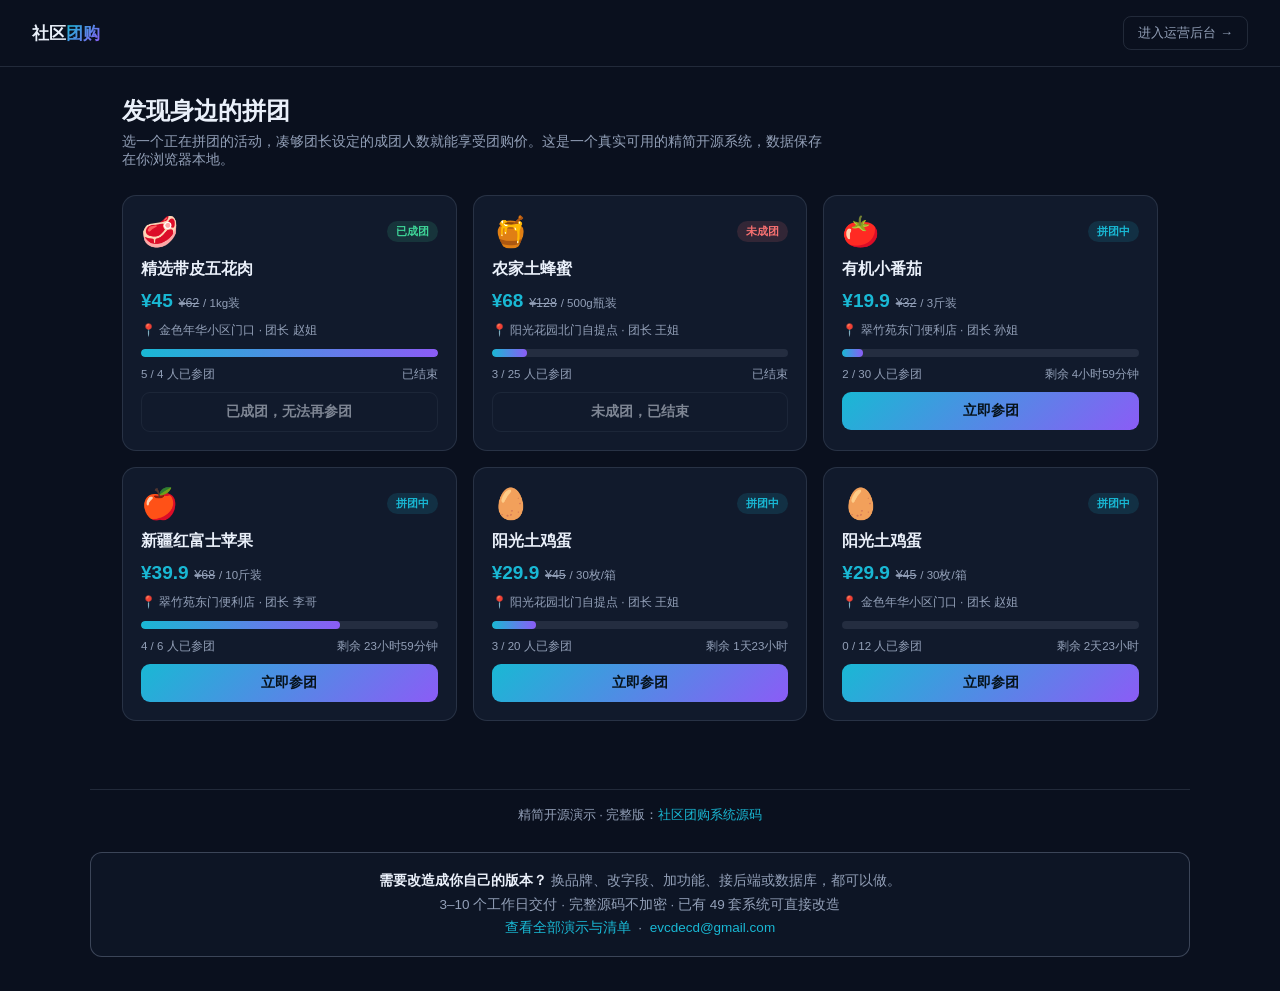
<file: index.html>
<!DOCTYPE html>
<html lang="zh-CN">
<head>
<meta charset="UTF-8">
<meta name="viewport" content="width=device-width, initial-scale=1.0">
<title>社区团购（精简开源版）</title>
<meta name="description" content="免费开源的社区团购系统精简版：拼团活动浏览、在线参团、真实成团/未成团判定，后台商品与团购活动管理，真实增删改查功能，纯前端+localStorage实现，可作为学习或二次开发起点。">
<link rel="stylesheet" href="style.css">
</head>
<body>
  <header class="topbar">
    <div class="brand">社区<span class="accent">团购</span></div>
    <a href="admin.html" class="nav-link">进入运营后台 →</a>
  </header>

  <main class="container">
    <div class="page-head">
      <h1>发现身边的拼团</h1>
      <p>选一个正在拼团的活动，凑够团长设定的成团人数就能享受团购价。这是一个真实可用的精简开源系统，数据保存在你浏览器本地。</p>
    </div>
    <div id="campaignGrid" class="campaign-grid"></div>
  </main>

  <div class="modal-backdrop" id="modalBackdrop">
    <div class="modal">
      <button class="modal-close" id="btnCloseModal">&times;</button>
      <h2 id="modalCampaignName"></h2>
      <p class="sub" id="modalCampaignInfo"></p>
      <div id="modalMsg"></div>
      <form id="joinForm" novalidate>
        <input type="hidden" id="joinCampaignId">
        <div class="field">
          <label>姓名</label>
          <input id="customerNameInput" type="text" required placeholder="用于自提核对的姓名">
        </div>
        <div class="field">
          <label>手机号</label>
          <input id="phoneInput" type="text" required placeholder="用于联系你的手机号">
        </div>
        <div class="field">
          <label>数量</label>
          <input id="qtyInput" type="number" min="1" value="1" required>
        </div>
        <button type="submit" class="btn btn-primary btn-block">提交参团</button>
      </form>
    </div>
  </div>

  <script src="data.js"></script>
  <script src="script.js"></script>

<footer style="margin:40px auto 16px;max-width:1100px;padding:16px 20px 0;border-top:1px solid var(--line,rgba(147,160,184,.18));text-align:center;color:var(--muted,#93A0B8);font-size:13px">精简开源演示 &middot; 完整版：<a href="https://inzyxuashop.com/shequtuangou-yuanma.html" target="_blank" rel="noopener" style="color:var(--cyan,#19B8D4);text-decoration:none">社区团购系统源码</a></footer>

<!-- custom-delivery -->
<div style="max-width:1100px;margin:28px auto 34px;padding:16px 20px;border:1px solid rgba(147,160,184,.35);border-radius:12px;background:rgba(17,26,44,.55);font:13.5px/1.75 -apple-system,BlinkMacSystemFont,'Segoe UI','PingFang SC','Microsoft YaHei',sans-serif;color:#93a0b8;text-align:center">
  <strong style="color:#eaf0fa">需要改造成你自己的版本？</strong>
  换品牌、改字段、加功能、接后端或数据库，都可以做。<br>
  3–10 个工作日交付 · 完整源码不加密 · 已有 49 套系统可直接改造<br>
  <a href="https://inzyxuashop.com" style="color:#19b8d4;text-decoration:none">查看全部演示与清单</a>
  &nbsp;·&nbsp;
  <a href="mailto:evcdecd@gmail.com" style="color:#19b8d4;text-decoration:none">evcdecd@gmail.com</a>
</div>
</body>
</html>
</file>
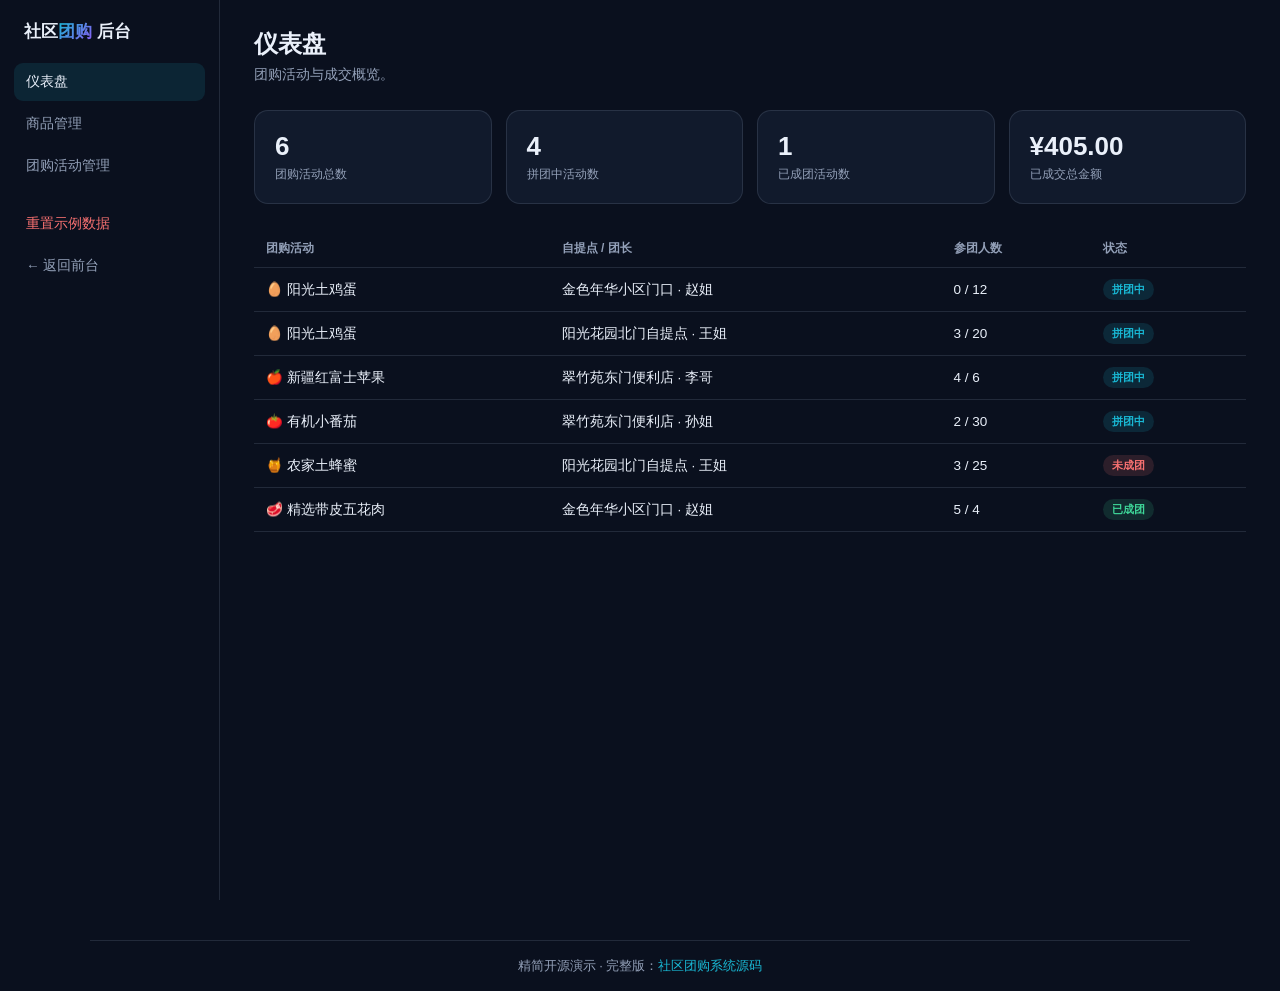
<file: admin.html>
<!DOCTYPE html>
<html lang="zh-CN">
<head>
<meta charset="UTF-8">
<meta name="viewport" content="width=device-width, initial-scale=1.0">
<title>运营后台 · 社区团购（精简开源版）</title>
<link rel="stylesheet" href="style.css">
</head>
<body>
  <div class="admin-layout">
    <aside class="sidebar">
      <div class="brand">社区<span class="accent">团购</span> 后台</div>
      <div class="side-link active" data-view="dashboard">仪表盘</div>
      <div class="side-link" data-view="products">商品管理</div>
      <div class="side-link" data-view="campaigns">团购活动管理</div>
      <div class="side-link" id="btnResetData" style="margin-top:20px;color:var(--red)">重置示例数据</div>
      <a href="index.html" class="side-link">← 返回前台</a>
    </aside>

    <main class="admin-main">
      <section id="view-dashboard" class="admin-view active">
        <div class="page-head"><h1>仪表盘</h1><p>团购活动与成交概览。</p></div>
        <div class="stat-grid" id="statGrid"></div>
        <table>
          <thead><tr><th>团购活动</th><th>自提点 / 团长</th><th>参团人数</th><th>状态</th></tr></thead>
          <tbody id="recentCampaignsBody"></tbody>
        </table>
      </section>

      <section id="view-products" class="admin-view">
        <div class="page-head"><h1>商品管理</h1><p>添加、编辑或删除拼团商品。</p></div>
        <div class="table-toolbar">
          <span></span>
          <button class="btn btn-primary btn-sm" id="btnAddProduct">+ 新增商品</button>
        </div>
        <table>
          <thead><tr><th>商品</th><th>团购价</th><th>原价</th><th>规格</th><th>操作</th></tr></thead>
          <tbody id="productsBody"></tbody>
        </table>
      </section>

      <section id="view-campaigns" class="admin-view">
        <div class="page-head"><h1>团购活动管理</h1><p>创建、编辑团购活动，并查看参团人名单。</p></div>
        <div class="table-toolbar">
          <span></span>
          <button class="btn btn-primary btn-sm" id="btnAddCampaign">+ 新增团购活动</button>
        </div>
        <table>
          <thead><tr><th>商品</th><th>自提点</th><th>团长</th><th>参团人数 / 目标</th><th>截止时间</th><th>状态</th><th>操作</th></tr></thead>
          <tbody id="campaignsBody"></tbody>
        </table>
      </section>
    </main>
  </div>

  <!-- Product modal -->
  <div class="modal-backdrop" id="productModalBackdrop">
    <div class="modal">
      <button class="modal-close" id="btnCloseProductModal">&times;</button>
      <h2 id="productModalTitle">新增商品</h2>
      <div id="productModalMsg"></div>
      <form id="productForm" novalidate>
        <input type="hidden" id="productIdInput">
        <div class="field"><label>商品名称</label><input id="productNameInput" type="text" required></div>
        <div class="field-row">
          <div class="field"><label>团购价（元）</label><input id="productGroupPriceInput" type="number" min="0" step="0.1" required></div>
          <div class="field"><label>原价（元）</label><input id="productOriginalPriceInput" type="number" min="0" step="0.1" required></div>
        </div>
        <div class="field-row">
          <div class="field"><label>规格单位</label><input id="productUnitInput" type="text" placeholder="例如 500g / 1箱" required></div>
          <div class="field"><label>封面 Emoji</label><input id="productEmojiInput" type="text" placeholder="🥬" required></div>
        </div>
        <button type="submit" class="btn btn-primary btn-block">保存</button>
      </form>
    </div>
  </div>

  <!-- Campaign modal -->
  <div class="modal-backdrop" id="campaignModalBackdrop">
    <div class="modal">
      <button class="modal-close" id="btnCloseCampaignModal">&times;</button>
      <h2 id="campaignModalTitle">新增团购活动</h2>
      <div id="campaignModalMsg"></div>
      <form id="campaignForm" novalidate>
        <input type="hidden" id="campaignIdInput">
        <div class="field">
          <label>商品</label>
          <select id="campaignProductInput" required></select>
        </div>
        <div class="field-row">
          <div class="field"><label>自提点名称</label><input id="campaignPickupInput" type="text" required></div>
          <div class="field"><label>团长姓名</label><input id="campaignLeaderInput" type="text" required></div>
        </div>
        <div class="field-row">
          <div class="field"><label>成团目标人数</label><input id="campaignTargetInput" type="number" min="1" required></div>
          <div class="field"><label>截止时间</label><input id="campaignDeadlineInput" type="datetime-local" required></div>
        </div>
        <button type="submit" class="btn btn-primary btn-block">保存</button>
      </form>
    </div>
  </div>

  <!-- Participants modal -->
  <div class="modal-backdrop" id="participantsModalBackdrop">
    <div class="modal">
      <button class="modal-close" id="btnCloseParticipantsModal">&times;</button>
      <h2 id="participantsModalTitle">参团人名单</h2>
      <p class="sub" id="participantsModalSub"></p>
      <table>
        <thead><tr><th>姓名</th><th>手机号</th><th>数量</th><th>参团时间</th></tr></thead>
        <tbody id="participantsBody"></tbody>
      </table>
    </div>
  </div>

  <script src="data.js"></script>
  <script src="admin.js"></script>

<footer style="margin:40px auto 16px;max-width:1100px;padding:16px 20px 0;border-top:1px solid var(--line,rgba(147,160,184,.18));text-align:center;color:var(--muted,#93A0B8);font-size:13px">精简开源演示 &middot; 完整版：<a href="https://inzyxuashop.com/shequtuangou-yuanma.html" target="_blank" rel="noopener" style="color:var(--cyan,#19B8D4);text-decoration:none">社区团购系统源码</a></footer>
</body>
</html>
</file>
<file: style.css>
:root{--ink:#0A101E;--surface:#111a2c;--surface2:#16223a;--line:rgba(147,160,184,.18);--muted:#93A0B8;--text:#EAF0FA;--cyan:#19B8D4;--violet:#8B5CF6;--green:#3ED598;--red:#F87171;--amber:#F59E0B;--radius:14px;color-scheme:dark}
*{box-sizing:border-box}
body{margin:0;background:var(--ink);color:var(--text);font-family:-apple-system,BlinkMacSystemFont,"Segoe UI","PingFang SC","Microsoft YaHei",sans-serif;min-height:100vh}
a{color:inherit;text-decoration:none}

.topbar{display:flex;align-items:center;justify-content:space-between;padding:16px 32px;border-bottom:1px solid var(--line)}
.brand{font-size:17px;font-weight:700}
.brand .accent{background:linear-gradient(135deg,var(--cyan),var(--violet));-webkit-background-clip:text;background-clip:text;color:transparent}
.nav-link{font-size:13px;color:var(--muted);border:1px solid var(--line);padding:7px 14px;border-radius:8px}
.nav-link:hover{border-color:var(--cyan);color:var(--text)}

.container{max-width:1100px;margin:0 auto;padding:28px 32px}
.page-head h1{font-size:24px;font-weight:700;margin:0 0 6px}
.page-head p{color:var(--muted);font-size:14px;margin:0 0 26px;max-width:700px}

/* campaign grid */
.campaign-grid{display:grid;grid-template-columns:repeat(auto-fill,minmax(260px,1fr));gap:16px}
.campaign-card{background:var(--surface);border:1px solid var(--line);border-radius:var(--radius);padding:18px;display:flex;flex-direction:column;gap:10px;transition:border-color .2s}
.campaign-card:hover{border-color:rgba(25,184,212,.4)}
.campaign-card__top{display:flex;align-items:center;justify-content:space-between}
.campaign-card__emoji{font-size:30px}
.campaign-card h3{margin:0;font-size:15.5px}
.campaign-card__price{font-size:13.5px}
.campaign-card__price .group-price{font-size:19px;font-weight:800;color:var(--cyan)}
.campaign-card__price .original-price{color:var(--muted);text-decoration:line-through;font-size:12.5px;margin-left:2px}
.campaign-card__price .unit{color:var(--muted);font-size:11.5px}
.campaign-card__meta{font-size:12px;color:var(--muted)}
.campaign-card__stats{display:flex;justify-content:space-between;font-size:11.5px;color:var(--muted)}

.progress-bar{height:8px;border-radius:999px;background:rgba(147,160,184,.14);overflow:hidden}
.progress-bar__fill{height:100%;background:linear-gradient(90deg,var(--cyan),var(--violet));border-radius:999px;transition:width .3s}

.modal-backdrop{position:fixed;inset:0;background:rgba(4,8,16,.75);display:none;align-items:center;justify-content:center;padding:20px;z-index:50}
.modal-backdrop.show{display:flex}
.modal{background:var(--surface);border:1px solid var(--line);border-radius:18px;max-width:460px;width:100%;max-height:88vh;overflow:auto;padding:26px}
.modal h2{margin:0 0 6px;font-size:18px}
.modal .sub{color:var(--muted);font-size:12.5px;margin:0 0 18px}
.modal-close{float:right;background:none;border:none;color:var(--muted);font-size:20px;cursor:pointer}

.field{display:flex;flex-direction:column;gap:6px;margin-bottom:14px}
.field label{font-size:12px;color:var(--muted);font-weight:600}
.field input,.field select,.field textarea{background:rgba(147,160,184,.06);border:1px solid var(--line);border-radius:8px;padding:9px 11px;color:var(--text);font-family:inherit;font-size:13.5px;outline:none;width:100%}
.field input:focus,.field select:focus,.field textarea:focus{border-color:var(--cyan)}
.field-row{display:grid;grid-template-columns:1fr 1fr;gap:10px}

.btn{font-family:inherit;font-size:13.5px;font-weight:600;padding:10px 18px;border-radius:9px;border:1px solid var(--line);background:transparent;color:var(--text);cursor:pointer}
.btn:hover{border-color:var(--cyan)}
.btn:disabled{opacity:.5;cursor:not-allowed}
.btn:disabled:hover{border-color:var(--line)}
.btn-primary{background:linear-gradient(135deg,var(--cyan),var(--violet));border:none;color:#06121A}
.btn-block{width:100%}
.btn-sm{padding:5px 11px;font-size:12px}
.btn-danger{border-color:rgba(248,113,113,.4);color:var(--red)}

.msg{margin:0 0 14px;font-size:12.5px;padding:9px 12px;border-radius:8px}
.msg.error{background:rgba(248,113,113,.1);border:1px solid rgba(248,113,113,.3);color:var(--red)}
.msg.success{background:rgba(62,213,152,.1);border:1px solid rgba(62,213,152,.3);color:var(--green)}

/* admin */
.admin-layout{display:flex;min-height:100vh}
.sidebar{width:220px;flex-shrink:0;border-right:1px solid var(--line);padding:20px 14px}
.sidebar .brand{padding:0 10px 20px}
.side-link{display:block;padding:10px 12px;border-radius:9px;font-size:13.5px;color:var(--muted);margin-bottom:4px;cursor:pointer}
.side-link:hover{background:rgba(147,160,184,.06)}
.side-link.active{background:rgba(25,184,212,.12);color:var(--text)}
.admin-main{flex:1;padding:28px 34px;overflow:auto}
.admin-view{display:none}
.admin-view.active{display:block}

.stat-grid{display:grid;grid-template-columns:repeat(4,1fr);gap:14px;margin-bottom:26px}
.stat-card{background:var(--surface);border:1px solid var(--line);border-radius:var(--radius);padding:20px}
.stat-card .num{font-size:26px;font-weight:800}
.stat-card .label{font-size:12px;color:var(--muted);margin-top:4px}

table{width:100%;border-collapse:collapse;font-size:13.5px}
th{text-align:left;padding:10px 12px;color:var(--muted);font-weight:600;border-bottom:1px solid var(--line);font-size:12px}
td{padding:11px 12px;border-bottom:1px solid var(--line)}
.badge{display:inline-block;font-size:11px;font-weight:700;padding:3px 9px;border-radius:999px}
.badge.open{background:rgba(25,184,212,.14);color:var(--cyan)}
.badge.succeeded{background:rgba(62,213,152,.14);color:var(--green)}
.badge.failed{background:rgba(248,113,113,.14);color:var(--red)}
.table-actions{display:flex;gap:6px;flex-wrap:wrap}
.table-toolbar{display:flex;justify-content:space-between;align-items:center;margin-bottom:16px}
.filter-row{display:flex;gap:6px}
.filter-btn{font-size:12px;padding:6px 12px;border-radius:999px;border:1px solid var(--line);background:transparent;color:var(--muted);cursor:pointer}
.filter-btn.active{border-color:var(--cyan);color:var(--text)}

@media (max-width:820px){
  .admin-layout{flex-direction:column}
  .sidebar{width:100%;display:flex;overflow-x:auto;border-right:none;border-bottom:1px solid var(--line)}
  .stat-grid{grid-template-columns:repeat(2,1fr)}
}
</file>
